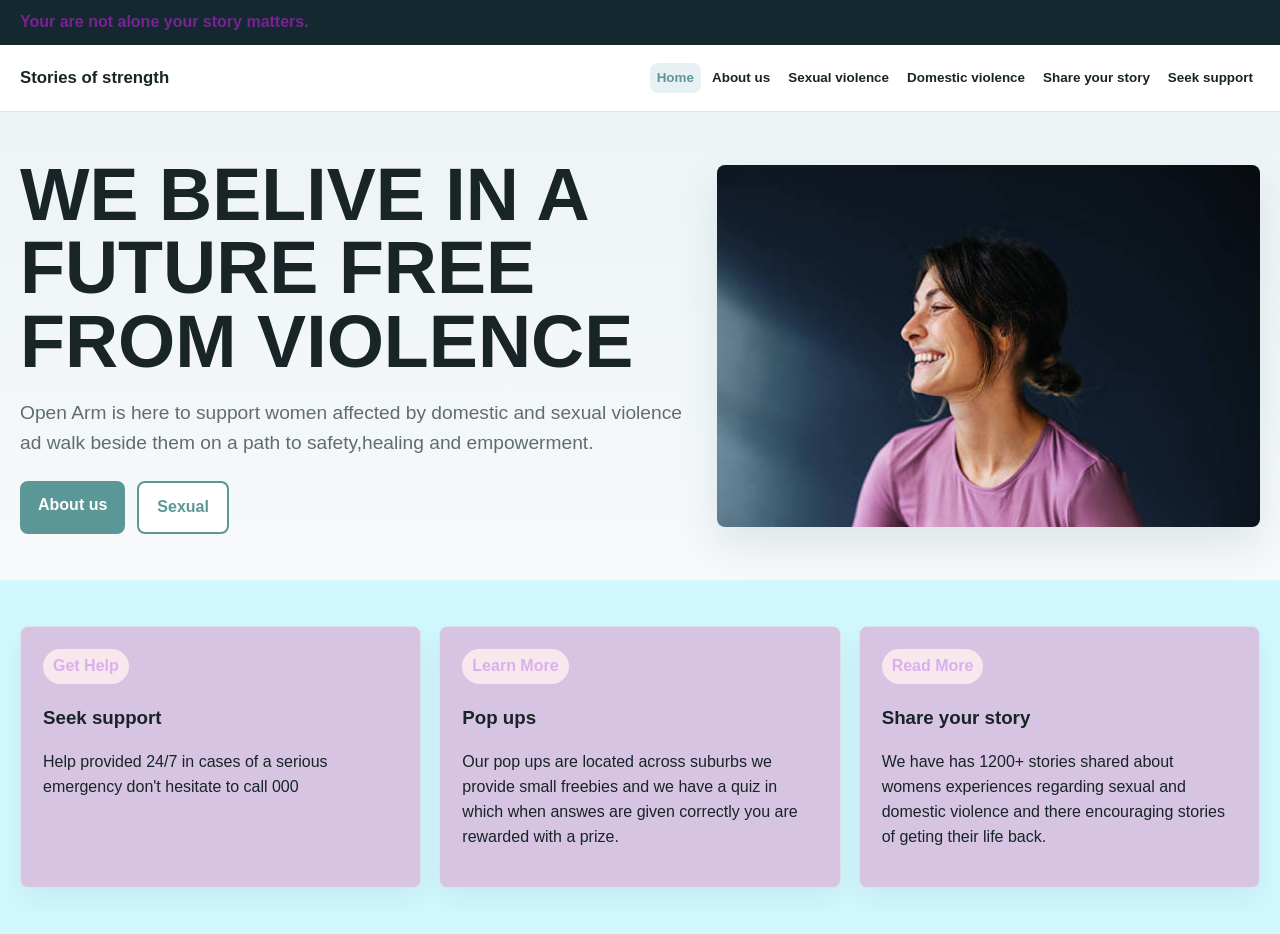
<file: docs/index.html>
<!DOCTYPE html>
<html lang="en">
  <head>
    <meta charset="UTF-8">
    <meta name="viewport" content="width=device-width, initial-scale=1.0">
    <title>Home | Stories of strength</title>
    <link rel="stylesheet" href="css/style.css">
  </head>
  <body>
    <div class="alert-strip">
      <div class="container">Your are not alone your story matters.</div>
    </div>
    <header class="site-header">
      <div class="container">
        <!-- TOP NAVIGATION:
          This menu sits across the very top of the page.
          Every page should use the same links in the same order.
          Move class="active" to the link for the page currently open.
        -->
        <nav class="navbar" aria-label="Main navigation">
          <a class="logo" href="index.html">Stories of strength</a>
          <button class="menu-toggle" type="button" aria-expanded="false">Menu</button>
          <ul class="nav-links">
            <li><a class="active" href="index.html">Home</a></li>
            <li><a href="dv-support.html">About us</a></li>

            <li><a href="student-1.html">Sexual violence</a></li>
            <li><a href="student-2.html">Domestic violence</a></li>
            <li><a href="student-3.html">Share your story</a></li>
            <li><a href="student-4.html">Seek support</a></li>
          </ul>
        </nav>
      </div>
    </header>
    <main>
      <section class="hero">
        <div class="container hero-layout">
          <div>
            <h1>WE BELIVE IN A FUTURE FREE FROM VIOLENCE</h1>
            <p class="lead">Open Arm is here to support women affected by domestic and sexual violence ad walk beside them on a path to safety,healing and empowerment.  </p>
            <div class="button-row">
              <a class="button" href="dv-support.html">About us</a>
              <a class="button secondary" href="pregnancy.html">Sexual</a>
            </div>
          </div>
          <img class="hero-image" src="assets/images/smile.jfif" alt="Three health information panels">
        </div>
      </section>
      <section class="section">
        <div class="container design-grid">
          <article class="card"><span class="tag">Get Help </span><h3>Seek support</h3><p>Help provided 24/7 in cases of a serious emergency don't hesitate to call 000</p></article>
          <article class="card"><span class="tag">Learn More</span><h3>Pop ups</h3><p>Our pop ups are located across suburbs  we provide small freebies and we have a quiz in which when answes are given correctly you are rewarded with a prize.</p></article>
          <article class="card"><span class="tag">Read More</span><h3>Share your story</h3><p>We have has 1200+ stories shared about womens  experiences regarding sexual and domestic violence and there encouraging stories of geting their life back. </p></article>
        </div>
      </section>
    </main>
    <script src="js/script.js"></script>
  </body>
</html>
</file>
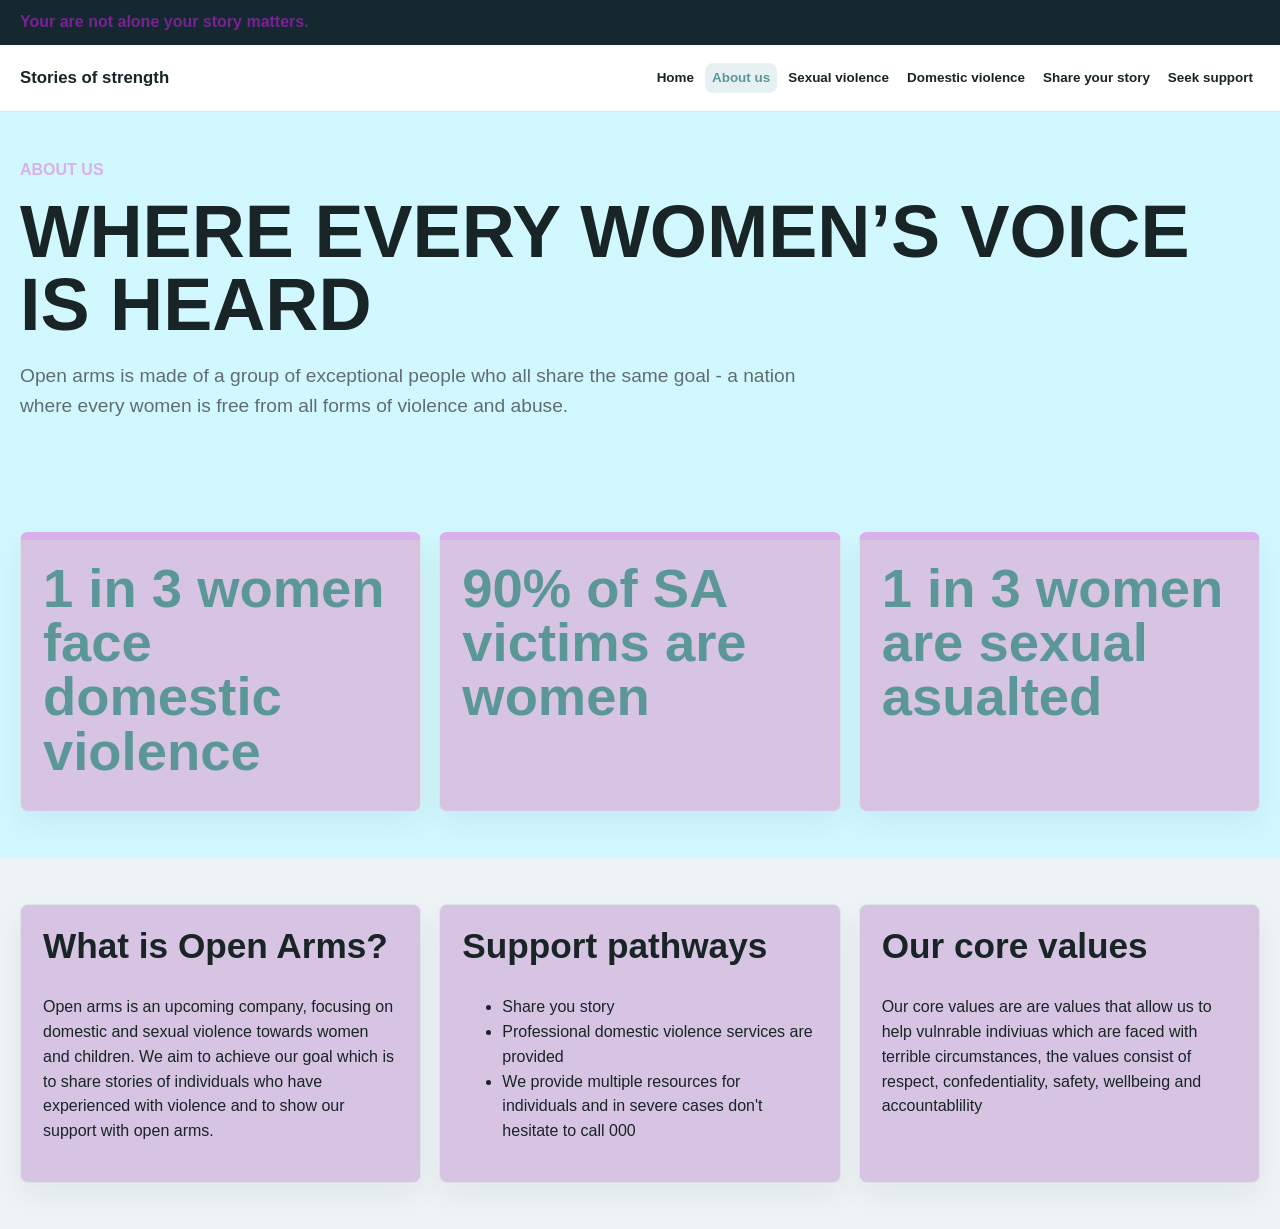
<file: docs/dv-support.html>
<!DOCTYPE html>
<html lang="en">
  <head>
    <meta charset="UTF-8">
    <meta name="viewport" content="width=device-width, initial-scale=1.0">
    <title>Home | Stories of strength</title>
    <link rel="stylesheet" href="css/style.css">
  </head>
  <body>
    <div class="alert-strip">
      <div class="container">Your are not alone your story matters.</div>
    </div>
    <header class="site-header">
      <div class="container">
        <!-- TOP NAVIGATION:
          This menu sits across the very top of the page.
          Every page should use the same links in the same order.
          Move class="active" to the link for the page currently open.
        -->
        <nav class="navbar" aria-label="Main navigation">
          <a class="logo" href="index.html">Stories of strength</a>
          <button class="menu-toggle" type="button" aria-expanded="false">Menu</button>
          <ul class="nav-links">
            <li><a href="index.html">Home</a></li>
            <li><a class="active" href="dv-support.html">About us</a></li>

            <li><a href="student-1.html">Sexual violence</a></li>
            <li><a href="student-2.html">Domestic violence</a></li>
            <li><a href="student-3.html">Share your story</a></li>
            <li><a href="student-4.html">Seek support</a></li>
          </ul>
        </nav>
      </div>
    </header>

<main>
      <section class="page-header container">
        <p class="eyebrow">About us</p>
        <h1>WHERE EVERY WOMEN’S VOICE IS HEARD</h1>
        <p class="lead">Open arms is made of a group of exceptional people who all share the same goal - a nation where every women is free from all forms of violence and abuse.</p>
      </section>
      <section class="section">
        <div class="container stats-grid">
          <article class="stat-card"><strong>1 in 3 women face domestic violence</strong><span> </span></article>
          <article class="stat-card"><strong>90% of SA victims are women</strong><span></span></article>
          <article class="stat-card"><strong>1 in 3  women are sexual asualted </strong><span></span></article>
        </div>
      </section>
      <section class="section muted-section">
        <div class="container support-layout">
          <article class="support-card"><h2>What is Open Arms?</h2><p>Open arms is an upcoming company, focusing on domestic and sexual violence towards women and children. We aim to achieve our goal which is to share stories of individuals who have experienced with violence and to show our support with open arms.</p></article>
          <article class="support-card"><h2>Support pathways</h2><ul><li>Share you story</li><li>Professional domestic violence services are provided</li><li>We provide multiple resources for individuals and in severe cases don't hesitate to call 000</li></ul></article>
          <article class="support-card"><h2>Our core values</h2><p> Our core values are are values that allow us to help vulnrable indiviuas which are faced with terrible circumstances, the values consist of respect, confedentiality, safety, wellbeing and accountablility</p></article>
        </div>
      </section>
    </main>
    <script src="js/script.js"></script>
  </body>
</html>
</file>
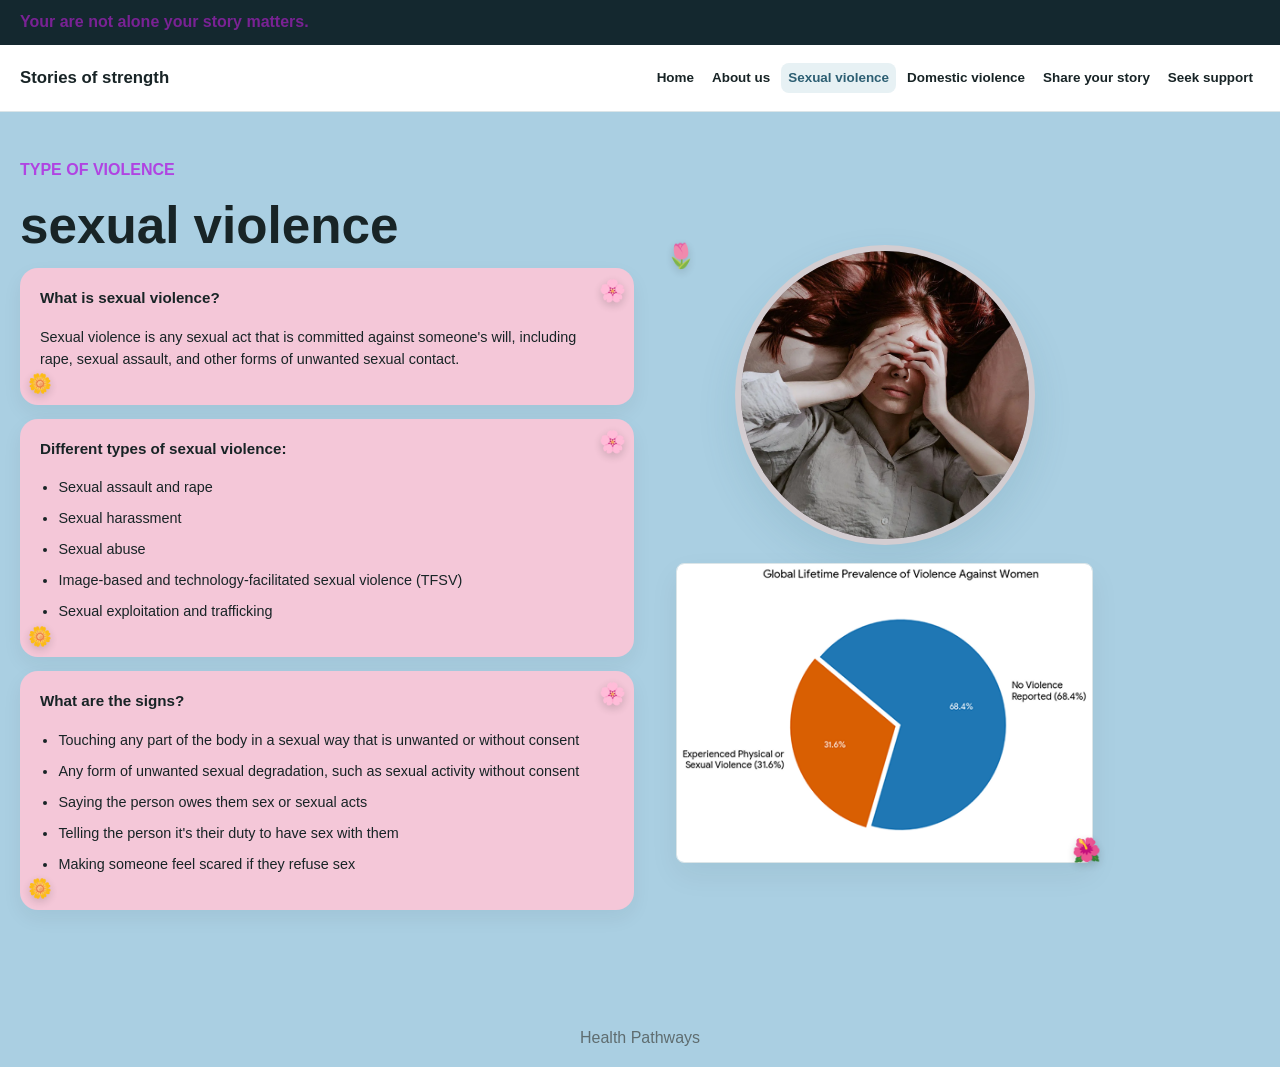
<file: docs/student-1.html>
<!DOCTYPE html>
<html lang="en">
  <head>
    <meta charset="UTF-8">
    <meta name="viewport" content="width=device-width, initial-scale=1.0">
    <title>Home | Stories of strength</title>
    <link rel="stylesheet" href="css/style3.css">
  </head>
  <body>
    <div class="alert-strip">
      <div class="container">Your are not alone your story matters.</div>
    </div>
    <header class="site-header">
      <div class="container">
        <!-- TOP NAVIGATION:
          This menu sits across the very top of the page.
          Every page should use the same links in the same order.
          Move class="active" to the link for the page currently open.
        -->
        <nav class="navbar" aria-label="Main navigation">
          <a class="logo" href="index.html">Stories of strength</a>
          <button class="menu-toggle" type="button" aria-expanded="false">Menu</button>
          <ul class="nav-links">
            <li><a href="index.html">Home</a></li>
            <li><a href="dv-support.html">About us</a></li>

            <li><a class="active" href="student-1.html">Sexual violence</a></li>
            <li><a href="student-2.html">Domestic violence</a></li>
            <li><a href="student-3.html">Share your story</a></li>
            <li><a href="student-4.html">Seek support</a></li>
          </ul>
        </nav>
      </div>
    </header>

    <main>
      <section class="page-header container">
        <div class="hero-layout">
          <div class="hero-content">
            <p class="eyebrow" style="color: rgb(176, 68, 226);">type of violence</p>
            <h1>sexual violence</h1>
            <p class="lead"></p>

            <div class="content-card">
              <h3>What is sexual violence?</h3>
              <p>Sexual violence is any sexual act that is committed against someone's will, including rape, sexual assault, and other forms of unwanted sexual contact.</p>
            </div>

            <div class="content-card">
              <h3>Different types of sexual violence:</h3>
              <ul>
                <li>Sexual assault and rape</li>
                <li>Sexual harassment</li>
                <li>Sexual abuse</li>
                <li>Image-based and technology-facilitated sexual violence (TFSV)</li>
                <li>Sexual exploitation and trafficking</li>
              </ul>
            </div>

            <div class="content-card">
              <h3>What are the signs?</h3>
              <ul>
                <li>Touching any part of the body in a sexual way that is unwanted or without consent</li>
                <li>Any form of unwanted sexual degradation, such as sexual activity without consent</li>
                <li>Saying the person owes them sex or sexual acts</li>
                <li>Telling the person it's their duty to have sex with them</li>
                <li>Making someone feel scared if they refuse sex</li>
              </ul>
            </div>
          </div>

          <aside class="hero-aside" aria-hidden="true">
            <div class="placeholder-stack" aria-hidden="true">
                <img class="placeholder-photo" src="assets/images/sexual-violence.png" alt="Portrait placeholder" style="height: 300px; width: 300px; align-self: center;">
                <img class="placeholder-figure" src="assets/images/chart.png" alt="Chart placeholder" style="height: 300px; width: 100%;">
            </div>
          </aside>
        </div>
      </section>
    </main>
    

    <footer class="site-footer">
      <div class="container">
        <p style="text-align:center; color:var(--muted-colour);"> Health Pathways</p>
      </div>
    </footer>
  </body>
</html>
</file>
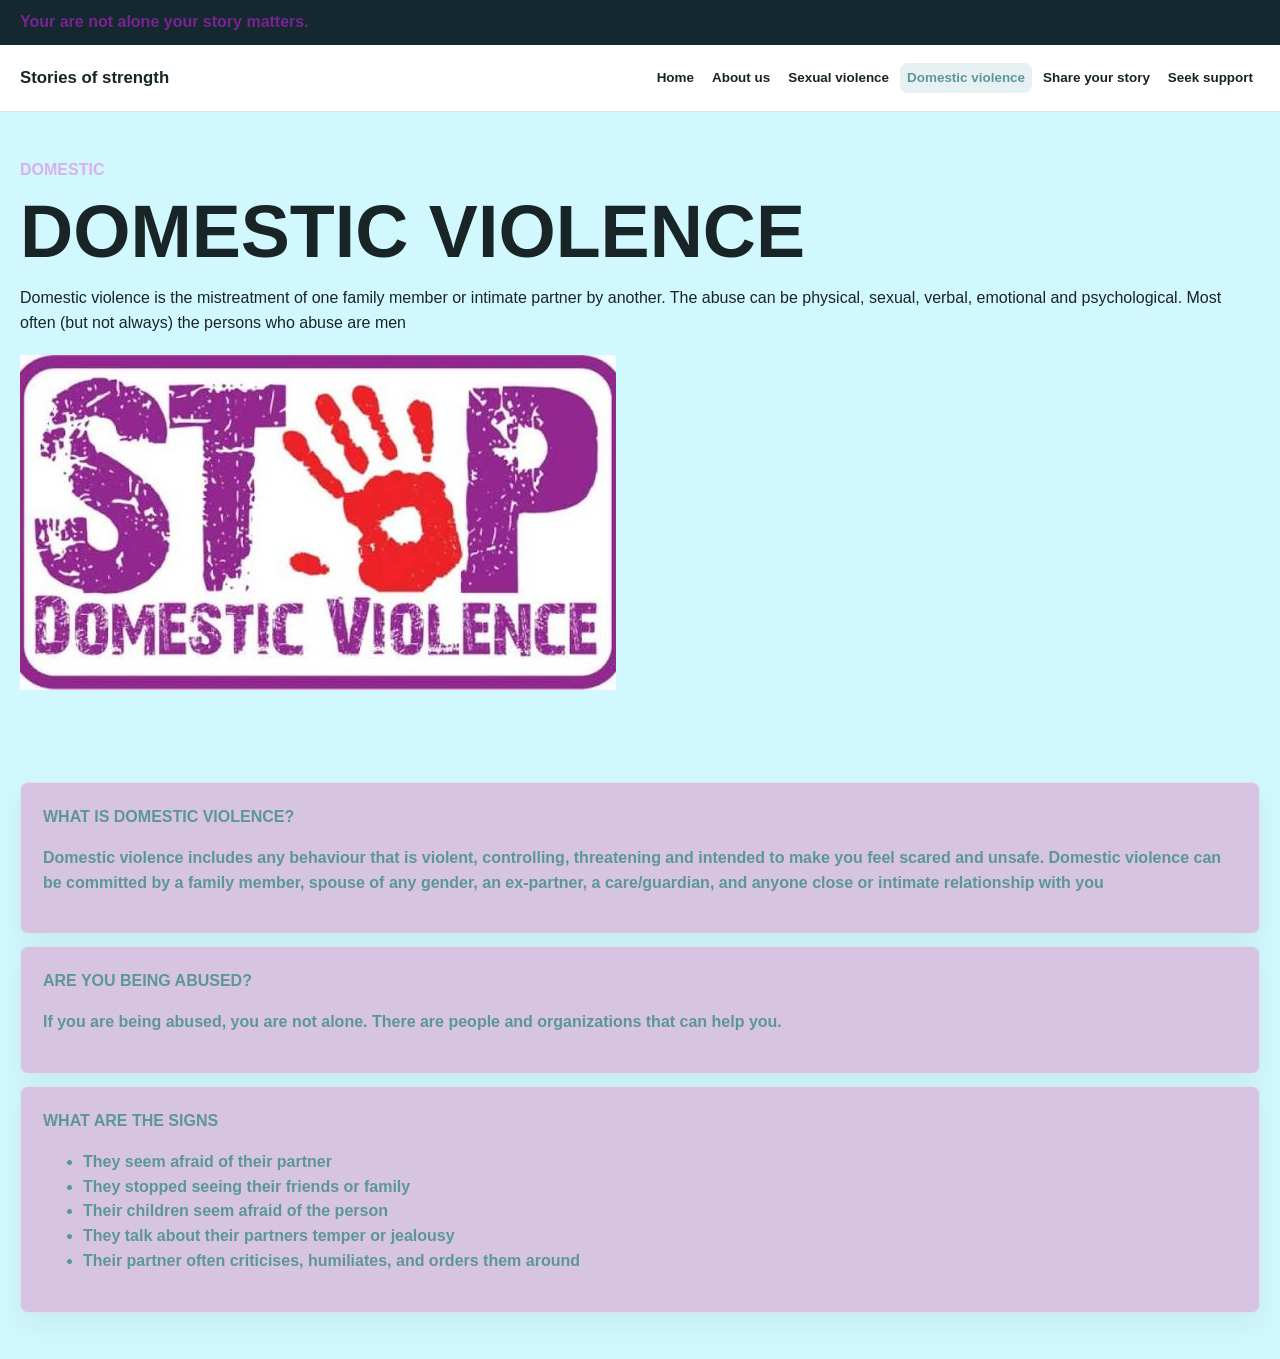
<file: docs/student-2.html>
<!DOCTYPE html>
<html lang="en">
  <head>
    <meta charset="UTF-8">
    <meta name="viewport" content="width=device-width, initial-scale=1.0">
    <title>Home | Stories of strength</title>
    <link rel="stylesheet" href="css/style.css">
  </head>
  <body>
    <div class="alert-strip">
      <div class="container">Your are not alone your story matters.</div>
    </div>
    <header class="site-header">
      <div class="container">
        <!-- TOP NAVIGATION:
          This menu sits across the very top of the page.
          Every page should use the same links in the same order.
          Move class="active" to the link for the page currently open.
        -->
        <nav class="navbar" aria-label="Main navigation">
          <a class="logo" href="index.html">Stories of strength</a>
          <button class="menu-toggle" type="button" aria-expanded="false">Menu</button>
          <ul class="nav-links">
            <li><a href="index.html">Home</a></li>
            <li><a href="dv-support.html">About us</a></li>

            <li><a href="student-1.html">Sexual violence</a></li>
            <li><a class="active" href="student-2.html">Domestic violence</a></li>
            <li><a href="student-3.html">Share your story</a></li>
            <li><a href="student-4.html">Seek support</a></li>
          </ul>
        </nav>
      </div>
    </header>

    <main>
      <section class="page-header container">
        <p class="eyebrow">Domestic</p>
        <h1>DOMESTIC VIOLENCE</h1>
        <p>Domestic violence is the mistreatment of one family member or intimate partner by another. The abuse can be physical, sexual, verbal, emotional and psychological. Most often (but not always) the persons who abuse are men </p>

        <p class="lead"></p>
        <img src="assets/images/images.jfif" alt="A descriptive sentence about the image" >

      </section>

      <section class="section">
        <div class="container resource-list">
          <a href="#"> WHAT IS DOMESTIC VIOLENCE?

            <p>Domestic violence includes any behaviour that is violent, controlling, threatening and intended to make you feel scared and unsafe. Domestic violence can be committed by a family member, spouse of any gender, an ex-partner, a care/guardian, and anyone close or intimate relationship with you </p>
          </a>
          <a href="#"> ARE YOU BEING ABUSED?
            <p> If you are being abused, you are not alone. There are people and organizations that can help you. </p>
          </a>
          <a href="#"> WHAT ARE THE SIGNS
            
<ul>
  <li>They seem afraid of their partner</li>
  <li>They stopped seeing their friends or family</li>
  <li>Their children seem afraid of the person</li>
  <li>They talk about their partners temper or jealousy</li>
  <li>Their partner often criticises, humiliates, and orders them around</li>
</ul>
</file>
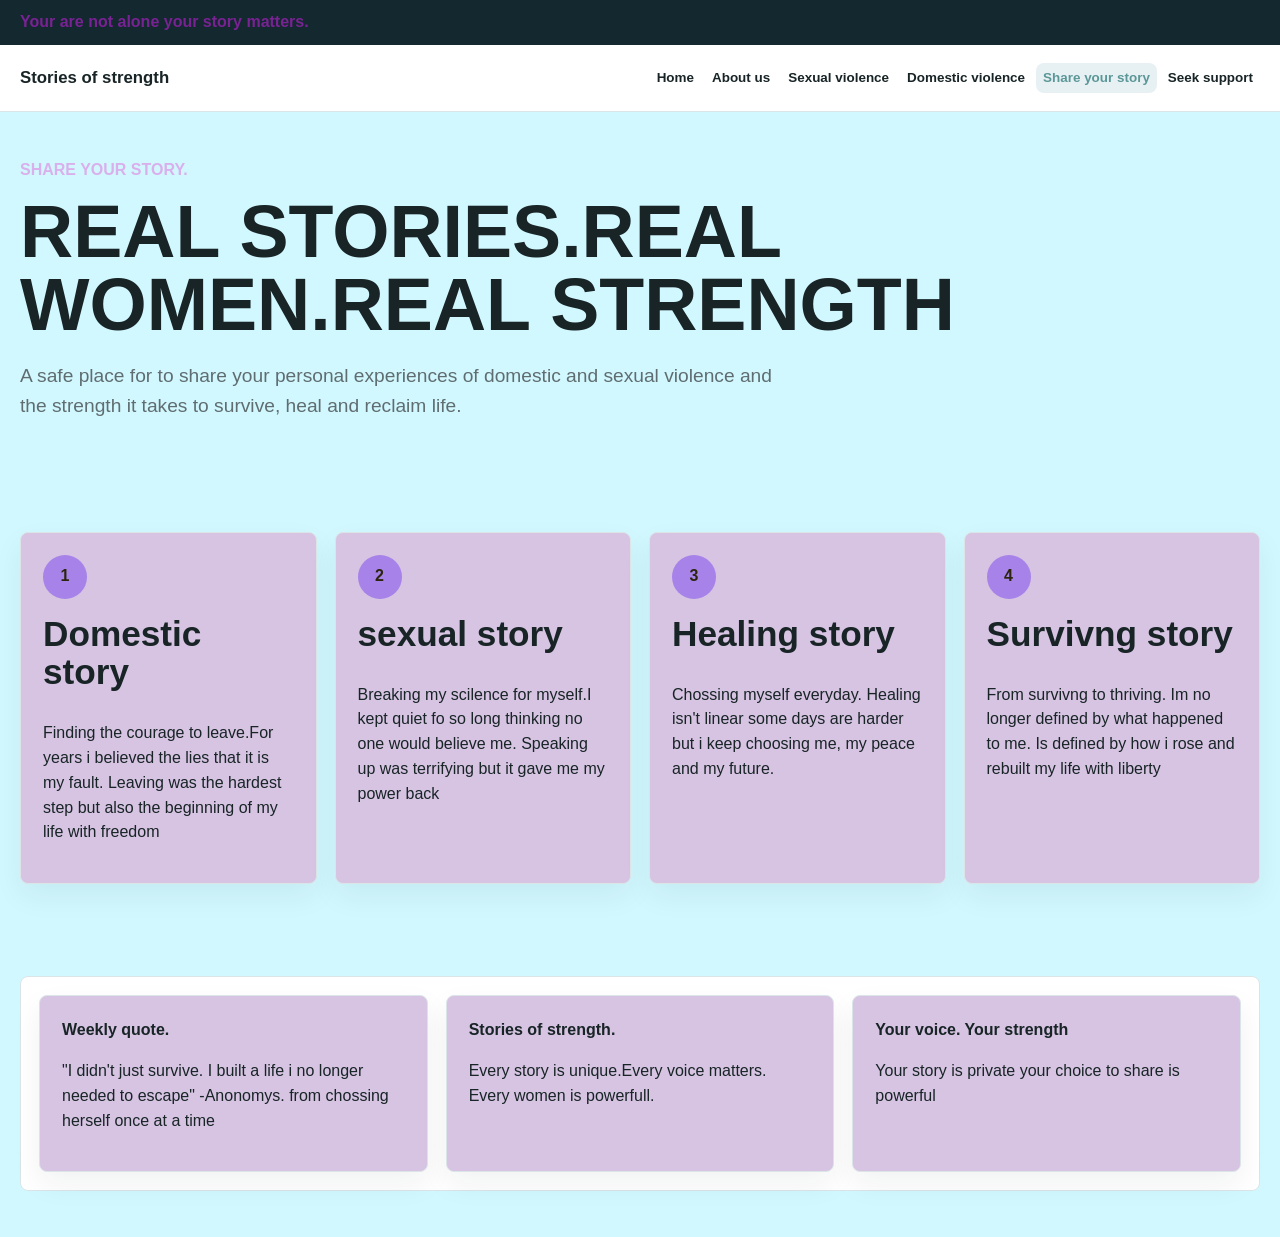
<file: docs/student-3.html>
<!DOCTYPE html>
<html lang="en">
  <head>
    <meta charset="UTF-8">
    <meta name="viewport" content="width=device-width, initial-scale=1.0">
    <title>Home | Stories of strength</title>
    <link rel="stylesheet" href="css/style.css">
  </head>
  <body>
    <div class="alert-strip">
      <div class="container">Your are not alone your story matters.</div>
    </div>
    <header class="site-header">
      <div class="container">
        <!-- TOP NAVIGATION:
          This menu sits across the very top of the page.
          Every page should use the same links in the same order.
          Move class="active" to the link for the page currently open.
        -->
        <nav class="navbar" aria-label="Main navigation">
          <a class="logo" href="index.html">Stories of strength</a>
          <button class="menu-toggle" type="button" aria-expanded="false">Menu</button>
          <ul class="nav-links">
            <li><a href="index.html">Home</a></li>
            <li><a href="dv-support.html">About us</a></li>

            <li><a href="student-1.html">Sexual violence</a></li>
            <li><a href="student-2.html">Domestic violence</a></li>
            <li><a class="active" href="student-3.html">Share your story</a></li>
            <li><a href="student-4.html">Seek support</a></li>
          </ul>
        </nav>
      </div>
    </header>

    <main>
      <section class="page-header container">
        <p class="eyebrow">Share your story.</p>
        <h1>REAL STORIES.REAL WOMEN.REAL STRENGTH</h1>
        <p class="lead">A safe place for  to share your personal  experiences  of domestic and sexual violence  and the strength it takes to survive, heal and reclaim life.</p>
      </section>
      <section class="section">
        <div class="container infographic">
          <article><span>1</span><h2>Domestic story</h2><p>Finding the courage to leave.For years i believed the lies that it is my fault. Leaving was the hardest step  but also the beginning of my life with freedom </p></article>
          <article><span>2</span><h2>sexual story</h2><p> Breaking my scilence for myself.I kept quiet fo so long thinking no one would believe me. Speaking up was terrifying but it gave me my power back </p></article>
          <article><span>3</span><h2>Healing story</h2><p>Chossing myself everyday. Healing isn't linear some days are harder but i keep choosing me, my peace and my future. </p></article>
          <article><span>4</span><h2>Survivng story</h2><p>From survivng to thriving. Im no longer defined by what happened to me. Is defined by how i rose and rebuilt my life with liberty </p></article>
        </div>
      </section>
      <section class="section">
        <div class="container timeline-band">
          <div><strong>Weekly quote.</strong><p>"I didn't just survive. I built a life i no longer needed to escape"   -Anonomys. from chossing herself once at a time </p></div>
          <div><strong>Stories of strength.</strong><p>Every story is unique.Every voice matters. Every women is powerfull.</p></div>
          <div><strong>Your voice. Your strength</strong><p>Your story is private your choice to share is powerful</p></div>
        </div>
      </section>
    </main>
    <script src="js/script.js"></script>
  </body>
</html>
</file>
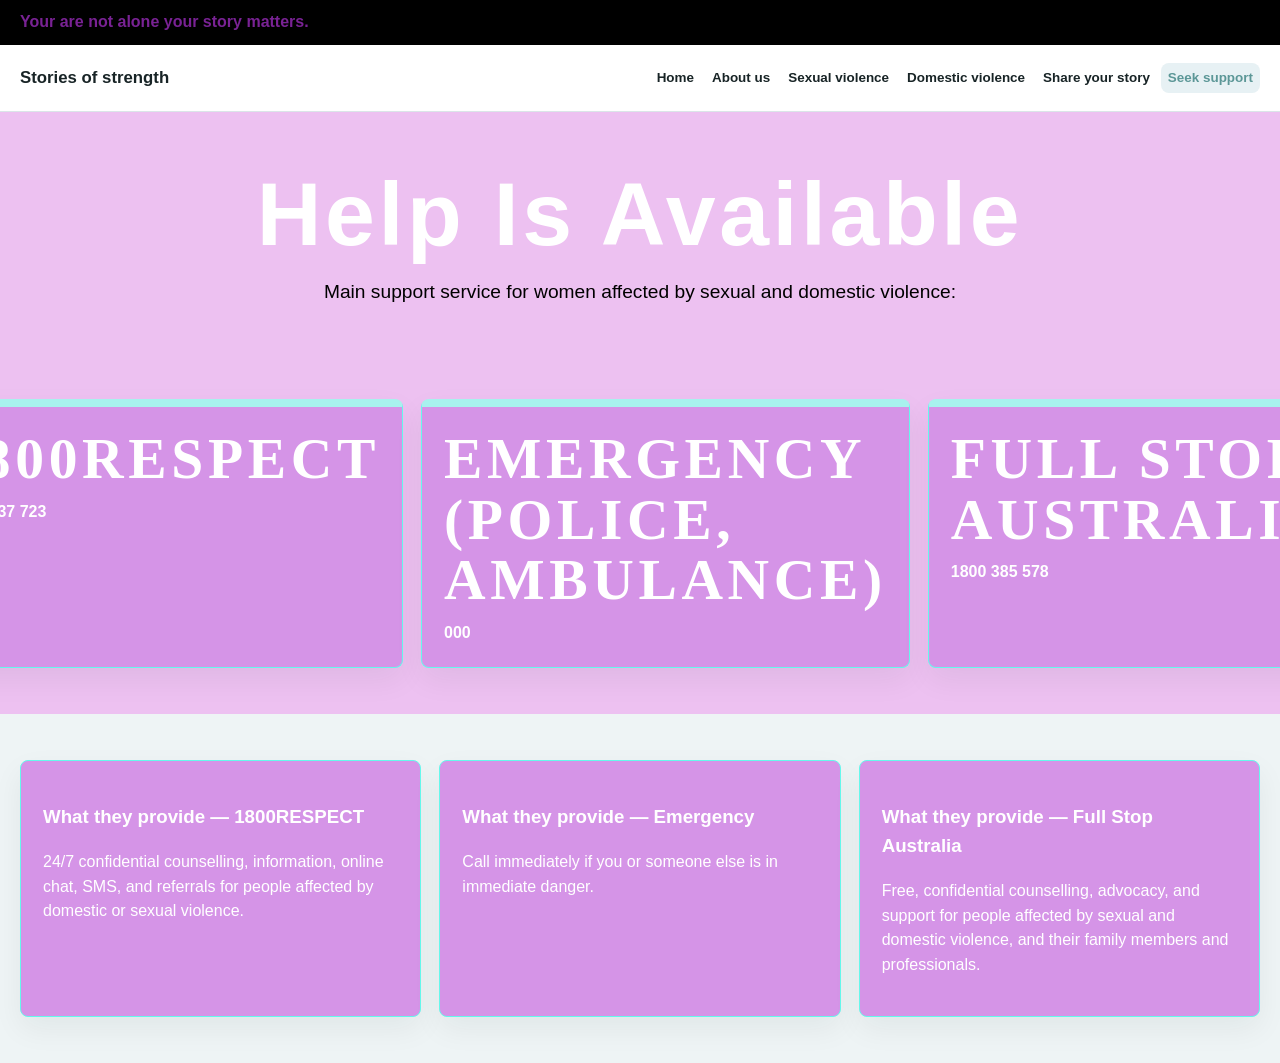
<file: docs/student-4.html>
<!DOCTYPE html>
<html lang="en">
  <head>
    <meta charset="UTF-8">
    <meta name="viewport" content="width=device-width, initial-scale=1.0">
    <title>Home | Stories of strength</title>
    <link rel="stylesheet" href="css/style2.css">
  </head>
  <body>
    <div class="alert-strip">
      <div class="container">Your are not alone your story matters.</div>
    </div>
    <header class="site-header">
      <div class="container">
        <!-- TOP NAVIGATION:
          This menu sits across the very top of the page.
          Every page should use the same links in the same order.
          Move class="active" to the link for the page currently open.
        -->
        <nav class="navbar" aria-label="Main navigation">
          <a class="logo" href="index.html">Stories of strength</a>
          <button class="menu-toggle" type="button" aria-expanded="false">Menu</button>
          <ul class="nav-links">
            <li><a href="index.html">Home</a></li>
            <li><a href="dv-support.html">About us</a></li>

            <li><a href="student-1.html">Sexual violence</a></li>
            <li><a href="student-2.html">Domestic violence</a></li>
            <li><a href="student-3.html">Share your story</a></li>
            <li><a class="active" href="student-4.html">Seek support</a></li>
          </ul>
        </nav>
      </div>
    </header>
    <main>
      <section class="page-header container">
        <p class="eyebrow"></p>
        <h1>Help Is Available</h1>
        <p class="lead">
          Main support service for women affected by sexual and domestic violence:
        </p>
      </section>
      <section class="section">
        <div class="container stats-grid">
          <article class="stat-card">
            <strong>1800RESPECT</strong>
            <span>1800 737 723</span>
          </article>
          <article class="stat-card">
            <strong>Emergency (police, ambulance)</strong>
            <span>000</span>
          </article>
          <article class="stat-card">
            <strong>Full Stop Australia</strong>
            <span>1800 385 578</span>
          </article>
        </div>
      </section>
      <section class="section muted-section">
        <div class="container support-layout">
          <article class="support-card">
            <h3>What they provide — 1800RESPECT</h3>
            <p>24/7 confidential counselling, information, online chat, SMS, and referrals for people affected by domestic or sexual violence.</p>
          </article>
          <article class="support-card">
            <h3>What they provide — Emergency</h3>
            <p>Call immediately if you or someone else is in immediate danger.</p>
          </article>
          <article class="support-card">
            <h3>What they provide — Full Stop Australia</h3>
            <p>Free, confidential counselling, advocacy, and support for people affected by sexual and domestic violence, and their family members and professionals.</p>
          </article>
        </div>
      </section>
    </main>
    <script src="js/script.js"></script>
  </body>
</html>
</file>
<file: docs/css/style.css>
:root { --primary-colour: #5c9797; --secondary-colour: #d9b0ec; --accent-colour: #a682e9; --background-colour: #d2f8ff; --surface-colour: #d6c4e2; --text-colour: #182426; --muted-colour: #5f6d70; --border-colour: #dbe5e8; --border-radius: 8px; --max-width: 1240px; --font-family: Arial, Helvetica, sans-serif; }
* { box-sizing: border-box; }
body { margin: 0; font-family: var(--font-family); color: var(--text-colour); background: var(--background-colour); line-height: 1.55; }
img { max-width: 100%; display: block; }
a { color: var(--primary-colour); font-weight: 900; }
.container { width: min(100% - 32px, var(--max-width)); margin: 0 auto; }
.alert-strip { background: #14282f; color: #792294; padding: 10px 0; font-weight: 800; }
.site-header { position: sticky; top: 0; z-index: 10; background: #fff; border-bottom: 1px solid var(--border-colour); }
.navbar { min-height: 66px; display: flex; align-items: center; justify-content: space-between; gap: 14px; flex-wrap: nowrap; }
.logo { flex: 0 0 auto; color: var(--text-colour); text-decoration: none; font-size: 1.05rem; font-weight: 900; white-space: nowrap; }
.menu-toggle { display: none; border: 2px solid var(--primary-colour); background: #fff; color: var(--primary-colour); padding: 8px 12px; font: inherit; font-weight: 900; }
.nav-links { display: flex; flex: 1 1 auto; justify-content: flex-end; flex-wrap: nowrap; gap: 4px; list-style: none; margin: 0; padding: 0; min-width: 0; }
.nav-links a { display: block; color: var(--text-colour); text-decoration: none; padding: 7px 7px; border-radius: var(--border-radius); font-size: .84rem; line-height: 1.15; white-space: nowrap; }
/* Current page highlight: move class="active" to the top navigation link for the page being viewed. */
.nav-links a.active, .nav-links a:hover, .nav-links a:focus { background: #e7f1f4; color: var(--primary-colour); }
.hero, .section, .page-header { padding: 46px 0; }
.hero { background: linear-gradient(180deg, #edf4f6, #f7f9fa); }
.hero-layout { display: grid; grid-template-columns: 1.1fr .9fr; gap: 34px; align-items: center; }
.hero-image { border-radius: var(--border-radius); box-shadow: 0 18px 40px rgba(45,95,115,.12); }
.eyebrow { margin: 0 0 12px; color: var(--secondary-colour); text-transform: uppercase; font-weight: 900; letter-spacing: 0; }
h1 { font-size: clamp(2.2rem, 6vw, 4.6rem); line-height: 1; margin: 0 0 18px; }
h2 { font-size: clamp(1.4rem, 3vw, 2.2rem); line-height: 1.1; margin-top: 0; }
.lead { max-width: 780px; color: var(--muted-colour); font-size: 1.2rem; }
.button-row { display: flex; flex-wrap: wrap; gap: 12px; margin-top: 24px; }
.button { display: inline-block; border: 0; border-radius: var(--border-radius); background: var(--primary-colour); color: #fff; padding: 12px 18px; text-decoration: none; font: inherit; font-weight: 900; cursor: pointer; }
.button.secondary { background: #fff; color: var(--primary-colour); border: 2px solid var(--primary-colour); }
.design-grid, .stats-grid, .support-layout, .infographic, .timeline-band { display: grid; grid-template-columns: repeat(3, 1fr); gap: 18px; }
.card, .support-card, .stat-card, .infographic article, .timeline-band div, .resource-list a, form { background: var(--surface-colour); border: 1px solid var(--border-colour); border-radius: var(--border-radius); padding: 22px; box-shadow: 0 12px 30px rgba(24,36,38,.06); }
.tag { display: inline-block; background: #f8e8ed; color: var(--secondary-colour); padding: 5px 10px; border-radius: 999px; font-weight: 900; }
.stat-card { border-top: 8px solid var(--secondary-colour); }
.stat-card strong { display: block; font-size: clamp(2rem, 5vw, 3.4rem); color: var(--primary-colour); line-height: 1; margin-bottom: 10px; }
.muted-section { background: #eef4f5; }
.infographic { grid-template-columns: repeat(4, 1fr); counter-reset: item; }
.infographic span { width: 44px; height: 44px; display: grid; place-items: center; background: var(--accent-colour); color: #2c250e; border-radius: 50%; font-weight: 900; margin-bottom: 16px; }
.timeline-band { background: #fff; border: 1px solid var(--border-colour); border-radius: var(--border-radius); padding: 18px; }
.form-layout { display: grid; grid-template-columns: 1.1fr .9fr; gap: 24px; align-items: start; }
.resource-list { display: grid; gap: 12px; }
.resource-list a { text-decoration: none; }
form { display: grid; gap: 12px; }
label { font-weight: 900; }
input, textarea, select { width: 100%; padding: 12px; border: 2px solid var(--border-colour); border-radius: var(--border-radius); font: inherit; }
@media (max-width: 920px) { .menu-toggle { display: inline-block; } .navbar { flex-wrap: wrap; padding: 14px 0; } .nav-links { display: none; width: 100%; flex: none; flex-direction: column; align-items: stretch; } .nav-links a { font-size: 1rem; padding: 10px 12px; } .nav-links.is-open { display: flex; } .hero-layout, .design-grid, .stats-grid, .support-layout, .infographic, .timeline-band, .form-layout { grid-template-columns: 1fr; } }
</file>
<file: docs/css/style3.css>
:root { --primary-colour: #2d5f73; --secondary-colour: #b96780; --accent-colour: #f2c14e; --background-colour: #aacfe2; --surface-colour: #ffffff; --text-colour: #182426; --muted-colour: #5f6d70; --border-colour: #dbe5e8; --border-radius: 8px; --max-width: 1240px; --font-family: Arial, Helvetica, sans-serif; }
* { box-sizing: border-box; }
body { margin: 0; font-family: var(--font-family); color: var(--text-colour); background: var(--background-colour); line-height: 1.55; }
img { max-width: 100%; display: block; }
a { color: var(--primary-colour); font-weight: 900; }
.container { width: min(100% - 32px, var(--max-width)); margin: 0 auto; }
.alert-strip { background: #14282f; color: #792294; padding: 10px 0; font-weight: 800; }
.site-header { position: sticky; top: 0; z-index: 10; background: #fff; border-bottom: 1px solid var(--border-colour); }
.navbar { min-height: 66px; display: flex; align-items: center; justify-content: space-between; gap: 14px; flex-wrap: nowrap; }
.logo { flex: 0 0 auto; color: var(--text-colour); text-decoration: none; font-size: 1.05rem; font-weight: 900; white-space: nowrap; }
.menu-toggle { display: none; border: 2px solid var(--primary-colour); background: #fff; color: var(--primary-colour); padding: 8px 12px; font: inherit; font-weight: 900; }
.nav-links { display: flex; flex: 1 1 auto; justify-content: flex-end; flex-wrap: nowrap; gap: 4px; list-style: none; margin: 0; padding: 0; min-width: 0; }
.nav-links a { display: block; color: var(--text-colour); text-decoration: none; padding: 7px 7px; border-radius: var(--border-radius); font-size: .84rem; line-height: 1.15; white-space: nowrap; }
/* Current page highlight: move class="active" to the top navigation link for the page being viewed. */
.nav-links a.active, .nav-links a:hover, .nav-links a:focus { background: #e7f1f4; color: var(--primary-colour); }
.hero, .section, .page-header { padding: 46px 0; }
.hero { background: linear-gradient(180deg, #edf4f6, #f7f9fa); }
.hero-layout { display: grid; grid-template-columns: minmax(0, 1fr) minmax(320px, .95fr); gap: 42px; align-items: start; }
.hero-content { max-width: 560px; padding: 36px 34px 36px 34px; background: rgba(255,255,255,.98); border-radius: calc(var(--border-radius) * 1.5); box-shadow: 0 18px 45px rgba(24,36,38,.08); }
.page-header .hero-content { max-width: none; width: 100%; min-height: 680px; padding: 0 0 40px; background: transparent; border-radius: 0; box-shadow: none; }
.hero-image { border-radius: var(--border-radius); box-shadow: 0 18px 40px rgba(45,95,115,.12); }
.eyebrow { margin: 0 0 12px; color: var(--secondary-colour); text-transform: uppercase; font-weight: 900; letter-spacing: 0; }
h1 { font-size: clamp(1.9rem, 4vw, 3.4rem); line-height: 1.05; margin: 0 0 14px; }
h2 { font-size: clamp(1.25rem, 2.5vw, 1.8rem); line-height: 1.25; margin: 0 0 12px; }
h3 { font-size: 1.05rem; margin: 24px 0 10px; }
.lead { max-width: 720px; color: var(--muted-colour); font-size: 1rem; margin-bottom: 20px; }
.hero-content p, .hero-content ul, .hero-content h2, .hero-content h3 { margin-bottom: 16px; }
.hero-content ul { padding-left: 1.15rem; line-height: 1.6; }
.hero-content li { margin-bottom: 8px; }
.content-card { position: relative; overflow: hidden; background: #f4c7d8; border-radius: 18px; padding: 18px 52px 18px 20px; margin-bottom: 14px; box-shadow: 0 8px 20px rgba(24,36,38,.06); }
.content-card > * { position: relative; z-index: 1; }
.content-card::before { content: "🌸"; position: absolute; top: 6px; right: 8px; font-size: 1.35rem; opacity: 0.95; filter: drop-shadow(0 3px 5px rgba(0,0,0,.18)); }
.content-card::after { content: "🌼"; position: absolute; bottom: 6px; left: 8px; font-size: 1.2rem; opacity: 0.9; filter: drop-shadow(0 3px 5px rgba(0,0,0,.18)); }
.content-card h3 { margin-top: 0; font-size: 0.95rem; }
.content-card p, .content-card li { font-size: 0.9rem; }
.button-row { display: flex; flex-wrap: wrap; gap: 12px; margin-top: 24px; }
.button { display: inline-block; border: 0; border-radius: var(--border-radius); background: var(--primary-colour); color: #d88bbe; padding: 12px 18px; text-decoration: none; font: inherit; font-weight: 900; cursor: pointer; }
.button.secondary { background: #fff; color: var(--primary-colour); border: 2px solid var(--primary-colour); }
.design-grid, .stats-grid, .support-layout, .infographic, .timeline-band { display: grid; grid-template-columns: repeat(3, 1fr); gap: 18px; }
.card, .support-card, .stat-card, .infographic article, .timeline-band div, .resource-list a, form { background: var(--surface-colour); border: 1px solid var(--border-colour); border-radius: var(--border-radius); padding: 22px; box-shadow: 0 12px 30px rgba(24,36,38,.06); }
.tag { display: inline-block; background: #f8e8ed; color: var(--secondary-colour); padding: 5px 10px; border-radius: 999px; font-weight: 900; }
.stat-card { border-top: 8px solid var(--secondary-colour); }
.stat-card strong { display: block; font-size: clamp(2rem, 5vw, 3.4rem); color: var(--primary-colour); line-height: 1; margin-bottom: 10px; }
.muted-section { background: #eef4f5; }
.infographic { grid-template-columns: repeat(4, 1fr); counter-reset: item; }
.infographic span { width: 44px; height: 44px; display: grid; place-items: center; background: var(--accent-colour); color: #2c250e; border-radius: 50%; font-weight: 900; margin-bottom: 16px; }
.timeline-band { background: #fff; border: 1px solid var(--border-colour); border-radius: var(--border-radius); padding: 18px; }
.form-layout { display: grid; grid-template-columns: 1.1fr .9fr; gap: 24px; align-items: start; }
.resource-list { display: grid; gap: 12px; }
.resource-list a { text-decoration: none; }
form { display: grid; gap: 12px; }
label { font-weight: 900; }
input, textarea, select { width: 100%; padding: 12px; border: 2px solid var(--border-colour); border-radius: var(--border-radius); font: inherit; }
@media (max-width: 920px) { .menu-toggle { display: inline-block; } .navbar { flex-wrap: wrap; padding: 14px 0; } .nav-links { display: none; width: 100%; flex: none; flex-direction: column; align-items: stretch; } .nav-links a { font-size: 1rem; padding: 10px 12px; } .nav-links.is-open { display: flex; } .hero-layout, .design-grid, .stats-grid, .support-layout, .infographic, .timeline-band, .form-layout { grid-template-columns: 1fr; } }

/* Page header layout used by student pages: left text, right decorative photo */
.hero-content { padding-right: 18px; }
.hero-aside { display: flex; justify-content: flex-start; align-items: flex-start; padding-top: 15%;}

.placeholder-stack { position: relative; display: flex; flex-direction: column; gap: 18px; align-items: flex-end; }
.placeholder-stack::before { content: "🌷"; position: absolute; top: -8px; left: -10px; font-size: 1.5rem; opacity: 0.95; filter: drop-shadow(0 3px 5px rgba(0,0,0,.16)); }
.placeholder-stack::after { content: "🌺"; position: absolute; bottom: -6px; right: -8px; font-size: 1.45rem; opacity: 0.95; filter: drop-shadow(0 3px 5px rgba(0,0,0,.16)); }
/* image-based placeholders: change only the filename under assets/images/ to replace */
.placeholder-photo { width: 260px; height: 260px; border-radius: 50%; overflow: hidden; box-shadow: 0 18px 40px rgba(45,95,115,.12); border: 6px solid rgba(255,255,255,.6); display: block; object-fit: cover; }
.placeholder-photo[src$=".jpg"], .placeholder-photo[src$=".png"], .placeholder-photo[src$=".jpeg"] { display: block; }
.placeholder-photo { background-color: #92828d; }
.placeholder-figure { width: 300px; height: 180px; border-radius: 8px; overflow: hidden; display: block; object-fit: cover; border: 1px solid var(--border-colour); box-shadow: 0 12px 30px rgba(24,36,38,.06); background: linear-gradient(180deg, #a15c87, #f2f2f6); }

@media (max-width: 920px) { .placeholder-photo { width: 160px; height: 160px; margin: 18px 0 0; } .hero-aside { justify-content: center; } .placeholder-figure { width: 420px; height: 140px; } }
</file>
<file: docs/css/style2.css>
:root { --primary-colour: #ffffff; --secondary-colour: #a8f1ee; --accent-colour: #1cd444; --background-colour: hsl(295, 63%, 85%); --surface-colour: #d594e7; --text-colour: #ffffff; --muted-colour: #000000; --border-colour: #65f8ec; --border-radius: 8px; --max-width: 1240px; --font-family: Arial, Helvetica, sans-serif; }
* { box-sizing: border-box; }
body { margin: 0; font-family: var(--font-family); color: var(--text-colour); background: var(--background-colour); line-height: 1.55; }
img { max-width: 100%; display: block; }
a { color: var(--primary-colour); font-weight: 900; }
.container { width: min(100% - 32px, var(--max-width)); margin: 0 auto; }
.alert-strip { background: #000000; color: #792294; padding: 10px 0; font-weight: 800; }
.site-header { position: sticky; top: 0; z-index: 10; background: #fff; border-bottom: 1px solid #dbe5e8; }
.navbar { min-height: 66px; display: flex; align-items: center; justify-content: space-between; gap: 14px; flex-wrap: nowrap; }
.logo { flex: 0 0 auto; color: #182426; text-decoration: none; font-size: 1.05rem; font-weight: 900; white-space: nowrap; }
.menu-toggle { display: none; border: 2px solid #5c9797; background: #fff; color: #5c9797; padding: 8px 12px; font: inherit; font-weight: 900; }
.nav-links { display: flex; flex: 1 1 auto; justify-content: flex-end; flex-wrap: nowrap; gap: 4px; list-style: none; margin: 0; padding: 0; min-width: 0; }
.nav-links a { display: block; color: #182426; text-decoration: none; padding: 7px 7px; border-radius: var(--border-radius); font-size: .84rem; line-height: 1.15; white-space: nowrap; }
/* Current page highlight: move class="active" to the top navigation link for the page being viewed. */
.nav-links a.active, .nav-links a:hover, .nav-links a:focus { background: #e7f1f4; color: #5c9797; }
.hero, .section, .page-header { padding: 46px 0; }
.hero { background: linear-gradient(180deg, #000000, #328dbb); }
.hero-layout { display: grid; grid-template-columns: 1.1fr .9fr; gap: 34px; align-items: center; }
.hero-image { border-radius: var(--border-radius); box-shadow: 0 18px 40px rgba(165, 220, 241, 0.12); }
.eyebrow { margin: 0 0 12px; color: var(--secondary-colour); text-transform: uppercase; font-weight: 900; letter-spacing: 0; }
h1 { font-size: clamp(3rem, 7vw, 5.8rem); line-height: 1; margin: 0 0 18px; font-weight: 900; letter-spacing: 0.04em; }
.page-header { text-align: center; }
.page-header .lead { margin: 0 auto; }
h2 { font-size: clamp(1.4rem, 3vw, 2.2rem); line-height: 1.1; margin-top: 0; }
.support-card h2 { font-family: 'Segoe UI', 'Helvetica Neue', Arial, sans-serif; font-weight: 900; letter-spacing: 0.05em; color: #ffffff; text-transform: uppercase; margin-bottom: 14px; }
.lead { max-width: 780px; color: var(--muted-colour); font-size: 1.2rem; }
.button-row { display: flex; flex-wrap: wrap; gap: 12px; margin-top: 24px; }
.button { display: inline-block; border: 0; border-radius: var(--border-radius); background: var(--primary-colour); color: #ffffff; padding: 12px 18px; text-decoration: none; font: inherit; font-weight: 900; cursor: pointer; }
.button.secondary { background: #fff; color: var(--primary-colour); border: 2px solid var(--primary-colour); }
.design-grid, .stats-grid, .support-layout, .infographic, .timeline-band { display: grid; grid-template-columns: repeat(3, 1fr); gap: 18px; }
.stats-grid { justify-content: center; }
.card, .support-card, .stat-card, .infographic article, .timeline-band div, .resource-list a, form { background: var(--surface-colour); border: 1px solid var(--border-colour); border-radius: var(--border-radius); padding: 22px; box-shadow: 0 12px 30px rgba(24,36,38,.06); }
.tag { display: inline-block; background: #f8e8ed; color: var(--secondary-colour); padding: 5px 10px; border-radius: 999px; font-weight: 900; }
.stat-card { border-top: 8px solid var(--secondary-colour); }
.stat-card strong { display: block; font-size: clamp(2rem, 5vw, 3.4rem); color: var(--primary-colour); line-height: 1; margin-bottom: 10px; }
.stat-card span { display: block; font-weight: 900; }
.stats-grid article:nth-child(1) strong,
.stats-grid article:nth-child(2) strong,
.stats-grid article:nth-child(3) strong {
  font-family: 'Georgia', 'Times New Roman', serif;
  font-size: clamp(2.2rem, 5vw, 3.6rem);
  letter-spacing: 0.08em;
  text-transform: uppercase;
  line-height: 1.05;
}
.muted-section { background: #eef4f5; }
.infographic { grid-template-columns: repeat(4, 1fr); counter-reset: item; }
.infographic span { width: 44px; height: 44px; display: grid; place-items: center; background: var(--accent-colour); color: #2c250e; border-radius: 50%; font-weight: 900; margin-bottom: 16px; }
.timeline-band { background: #fff; border: 1px solid var(--border-colour); border-radius: var(--border-radius); padding: 18px; }
.form-layout { display: grid; grid-template-columns: 1.1fr .9fr; gap: 24px; align-items: start; }
.resource-list { display: grid; gap: 12px; }
.resource-list a { text-decoration: none; }
form { display: grid; gap: 12px; }
label { font-weight: 900; }
input, textarea, select { width: 100%; padding: 12px; border: 2px solid var(--border-colour); border-radius: var(--border-radius); font: inherit; }
@media (max-width: 920px) { .menu-toggle { display: inline-block; } .navbar { flex-wrap: wrap; padding: 14px 0; } .nav-links { display: none; width: 100%; flex: none; flex-direction: column; align-items: stretch; } .nav-links a { font-size: 1rem; padding: 10px 12px; } .nav-links.is-open { display: flex; } .hero-layout, .design-grid, .stats-grid, .support-layout, .infographic, .timeline-band, .form-layout { grid-template-columns: 1fr; } }
</file>
